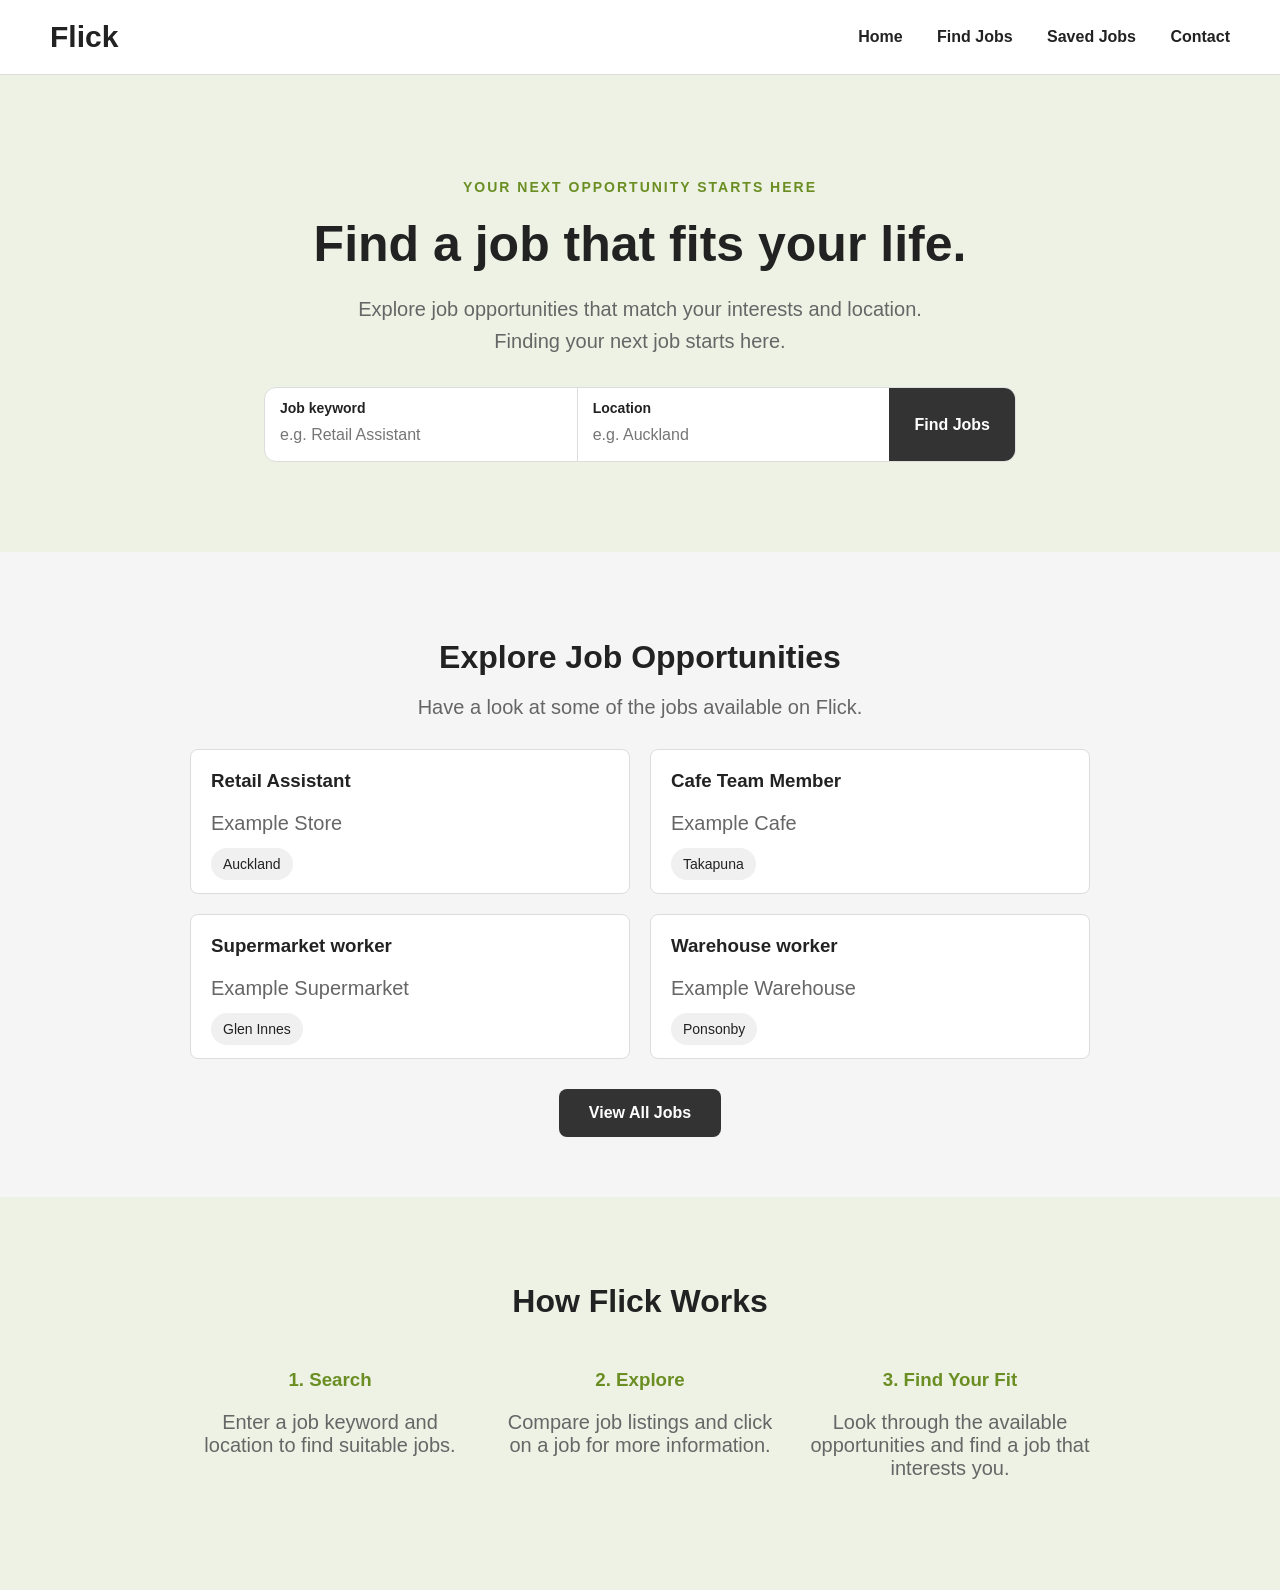
<file: index.html>
<!DOCTYPE html>
<html lang="en">

<head>
    <meta charset="UTF-8">
    <meta name="viewport" content="width=device-width, initial-scale=1.0">
    <title>Flick - Job Finder</title>

    <link rel="stylesheet" href="style.css">
</head>

<body>

    <!-- Navigation bar -->
    <nav>
        <h1>Flick</h1>

        <div>
            <a href="index.html">Home</a>
            <a href="jobs.html">Find Jobs</a>
            <a href="saved.html">Saved Jobs</a>
            <a href="contact.html">Contact</a>
        </div>
    </nav>

    <!-- Homepage -->
    <main class="home-page">

        <!-- Homepage introduction -->
        <section class="home-intro">

            <p class="intro-label">
                YOUR NEXT OPPORTUNITY STARTS HERE
            </p>

            <h2>Find a job that fits your life.</h2>

            <p class="intro-description">
                Explore job opportunities that match your interests
                and location. Finding your next job starts here.
            </p>

            <!-- Homepage search -->
            <form action="jobs.html" method="get" class="home-search">

                <div class="search-field">
                    <label for="home-keyword">Job keyword</label>

                    <input
                        type="text"
                        id="home-keyword"
                        name="keyword"
                        placeholder="e.g. Retail Assistant"
                    >
                </div>

                <div class="search-field">
                    <label for="home-location">Location</label>

                    <input
                        type="text"
                        id="home-location"
                        name="location"
                        placeholder="e.g. Auckland"
                    >
                </div>

                <button type="submit" class="search-button">
                    Find Jobs
                </button>

            </form>

        </section>

<!-- Job previews -->
<section class="home-jobs">

    <h2>Explore Job Opportunities</h2>
    <p>Have a look at some of the jobs available on Flick.</p>

    <div class="home-job-list">

        <div class="home-job-card">
            <h3>Retail Assistant</h3>
            <p>Example Store</p>
            <span class="job-detail">Auckland</span>
        </div>

        <div class="home-job-card">
            <h3>Cafe Team Member</h3>
            <p>Example Cafe</p>
            <span class="job-detail">Takapuna</span>
        </div>

        <div class="home-job-card">
            <h3>Supermarket worker</h3>
            <p>Example Supermarket</p>
            <span class="job-detail">Glen Innes</span>
        </div>

        <div class="home-job-card">
            <h3>Warehouse worker</h3>
            <p>Example Warehouse</p>
            <span class="job-detail">Ponsonby</span>
        </div>

    </div>

    <a href="jobs.html" class="home-button">
        View All Jobs
    </a>

</section>

<!-- How Flick works -->
<section class="home-how">

    <h2>How Flick Works</h2>

    <div class="how-steps">

        <div>
            <h3>1. Search</h3>
            <p>Enter a job keyword and location to find suitable jobs.</p>
        </div>

        <div>
            <h3>2. Explore</h3>
            <p>Compare job listings and click on a job for more information.</p>
        </div>

        <div>
            <h3>3. Find Your Fit</h3>
            <p>Look through the available opportunities and find a job that interests you.</p>
        </div>

    </div>

</section>
    </main>

</body>
</html>
</file>
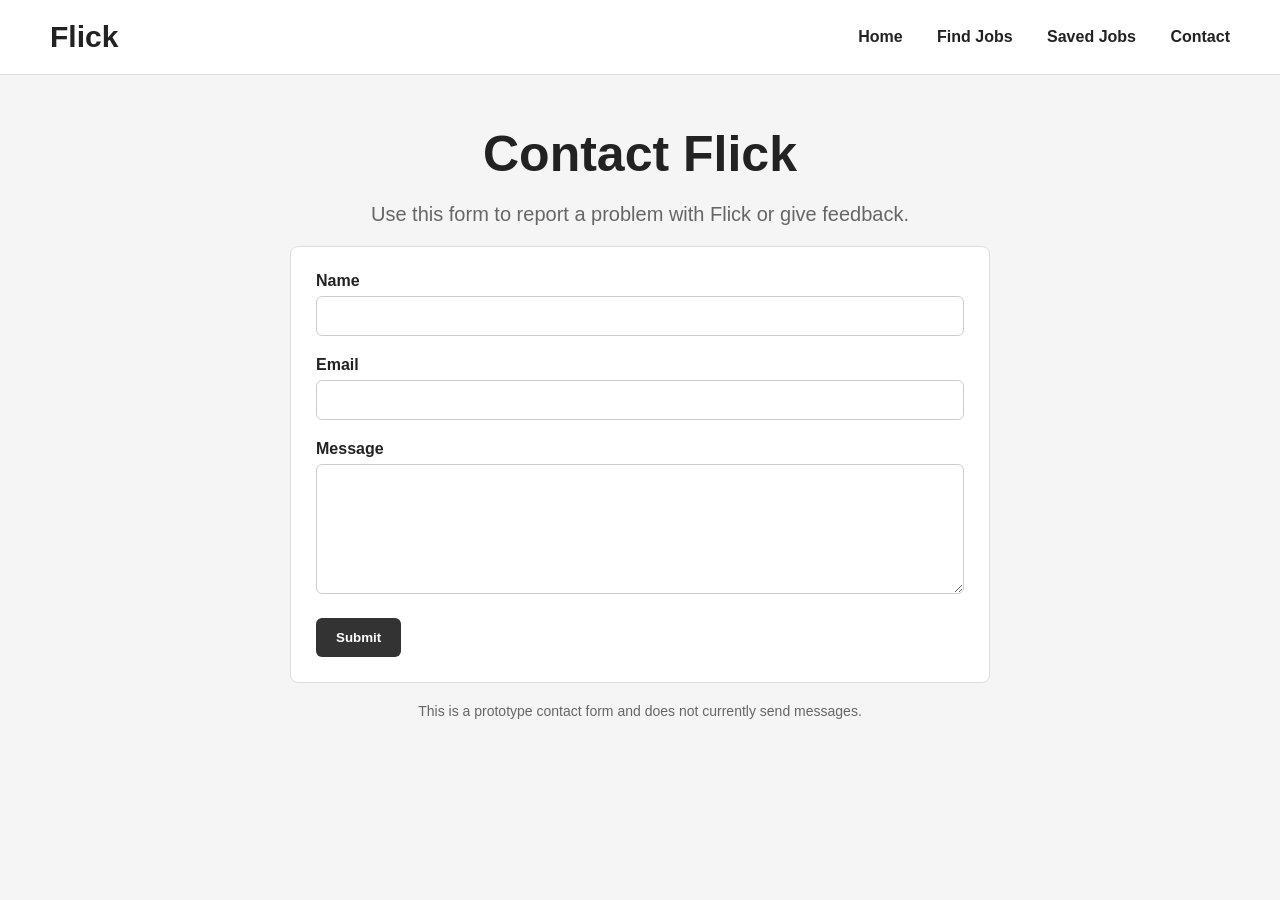
<file: contact.html>
<!DOCTYPE html>
<html lang="en">

<head>
    <meta charset="UTF-8">
    <meta name="viewport" content="width=device-width, initial-scale=1.0">

    <title>Contact | Flick</title>

    <link rel="stylesheet" href="style.css">
</head>

<body>

    <!-- Navigation bar -->
    <nav>
        <h1>Flick</h1>

        <div>
            <a href="index.html">Home</a>
            <a href="jobs.html">Find Jobs</a>
            <a href="saved.html">Saved Jobs</a>
            <a href="contact.html">Contact</a>
        </div>
    </nav>


    <!-- Contact page -->
    <main class="contact-page">

        <h2>Contact Flick</h2>

        <p>
            Use this form to report a problem with Flick or give feedback.
        </p>


        <!-- Contact form -->
        <form action="#" class="contact-form">

            <div class="contact-field">

                <label for="contact-name">
                    Name
                </label>

                <input
                    type="text"
                    id="contact-name"
                    required
                >

            </div>


            <div class="contact-field">

                <label for="contact-email">
                    Email
                </label>

                <input
                    type="email"
                    id="contact-email"
                    required
                >

            </div>


            <div class="contact-field">

                <label for="contact-message">
                    Message
                </label>

                <textarea
                    id="contact-message"
                    rows="6"
                    required
                ></textarea>

            </div>


            <button
                type="submit"
                class="contact-button"
            >
                Submit
            </button>

        </form>


        <p class="contact-note">
            This is a prototype contact form and does not currently send messages.
        </p>

    </main>

</body>

</html>
</file>
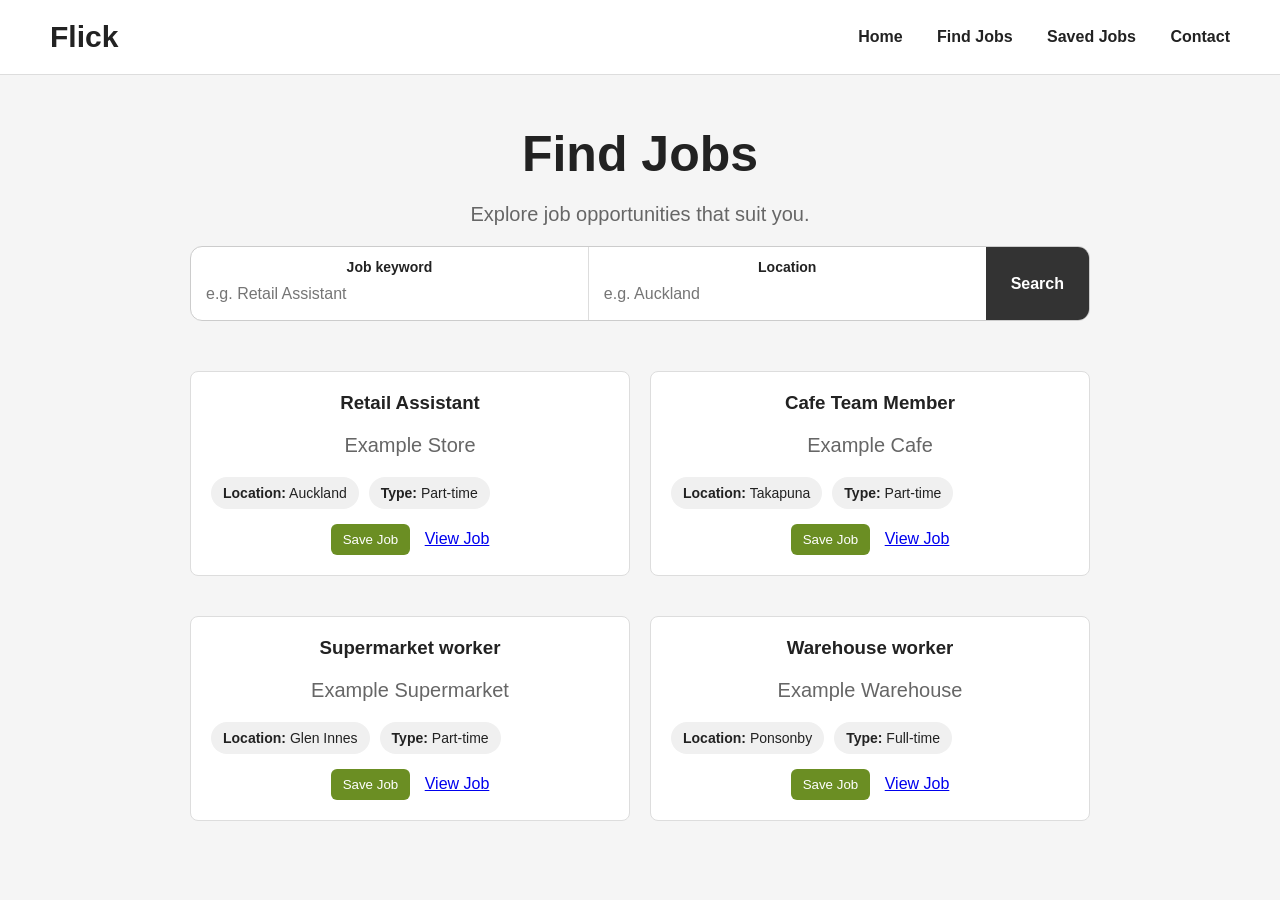
<file: jobs.html>
<!DOCTYPE html>
<html lang="en">

<head>
    <meta charset="UTF-8">
    <meta name="viewport" content="width=device-width, initial-scale=1.0">
    <title>Find Jobs | Flick</title>
    <link rel="stylesheet" href="style.css">
    
</head>

<body>

    <nav>
        <h1>Flick</h1>

        <div>
            <a href="index.html">Home</a>
            <a href="jobs.html">Find Jobs</a>
            <a href="saved.html">Saved Jobs</a>
            <a href="contact.html">Contact</a>
        </div>
        
    </nav>
        
    <main class="jobs-page">
    <h2>Find Jobs</h2>

    <p>Explore job opportunities that suit you.</p>

        
    <section class="job-search">

    <div class="search-bar">

        <div class="search-field">
            <label for="keyword-search">Job keyword</label>
            <input
                type="text"
                id="keyword-search"
                placeholder="e.g. Retail Assistant"
            >
        </div>

        <div class="search-field">
            <label for="location-search">Location</label>
            <input
                type="text"
                id="location-search"
                placeholder="e.g. Auckland"
            >
        </div>

        <button class="search-button" type="button">
            Search
        </button>

    </div>

</section>
    <div class="job-listings">

   <article
    class="job-card"
    data-title="Retail Assistant"
    data-company="Example Store"
    data-location="Auckland"
    data-type="Part-time"
    data-description="Help customers, organise stock, and keep the store tidy.">

    <h3>Retail Assistant</h3>

    <p>Example Store</p>

    <div class="job-details">
        <span class="job-detail">
            <strong>Location:</strong> Auckland
        </span>

        <span class="job-detail">
            <strong>Type:</strong> Part-time
        </span>
    </div>

    <button type="button" class="save-job-button">
    Save Job
    </button>

    <a href="#">View Job</a>
</article>

    <article
    class="job-card"
    data-title="Cafe Team Member"
    data-company="Example Cafe"
    data-location="Takapuna"
    data-type="Part-time"
    data-description="Serve customers, prepare food and drinks, and help keep the cafe clean.">

    <h3>Cafe Team Member</h3>

    <p>Example Cafe</p>

    <div class="job-details">
        <span class="job-detail">
            <strong>Location:</strong> Takapuna
        </span>

        <span class="job-detail">
            <strong>Type:</strong> Part-time
        </span>
    </div>

    <button type="button" class="save-job-button">
    Save Job
    </button>

        <a href="#">View Job</a>
    </article>

    <article
    class="job-card"
    data-title="Supermarket worker"
    data-company="Example Supermarket"
    data-location="Glen Innes"
    data-type="Part-time"
    data-description="Help customers, restock shelves, and keep the supermarket organised.">

    <h3>Supermarket worker</h3>

    <p>Example Supermarket</p>

    <div class="job-details">
        <span class="job-detail">
            <strong>Location:</strong> Glen Innes
        </span>

        <span class="job-detail">
            <strong>Type:</strong> Part-time
        </span>
    </div>

    <button type="button" class="save-job-button">
    Save Job
    </button>

    <a href="#">View Job</a>
    </article>

    <article
    class="job-card"
    data-title="Warehouse worker"
    data-company="Example Warehouse"
    data-location="Ponsonby"
    data-type="Full-time"
    data-description="Help organise stock, prepare orders, and keep the warehouse tidy.">
    
    <h3>Warehouse worker</h3>

    <p>Example Warehouse</p>

    <div class="job-details">
        <span class="job-detail">
            <strong>Location:</strong> Ponsonby
        </span>

        <span class="job-detail">
            <strong>Type:</strong> Full-time
        </span>
    </div>

    <button type="button" class="save-job-button">
    Save Job
    </button>
    
    <a href="#">View Job</a>
    </article>
    </div>


        
</main>

<dialog id="job-dialog" class="job-dialog" aria-labelledby="dialog-title">

    <button
        type="button"
        class="close-dialog"
        aria-label="Close job details"
    >
        ×
    </button>

    <h2 id="dialog-title"></h2>

    <p id="dialog-company"></p>

    <div class="job-details">
        <span class="job-detail">
            <strong>Location:</strong>
            <span id="dialog-location"></span>
        </span>

        <span class="job-detail">
            <strong>Type:</strong>
            <span id="dialog-type"></span>
        </span>
    </div>

    <h3>About the job</h3>

    <p id="dialog-description"></p>

</dialog>

<script src="script.js"></script>

</body>

</html>
</file>
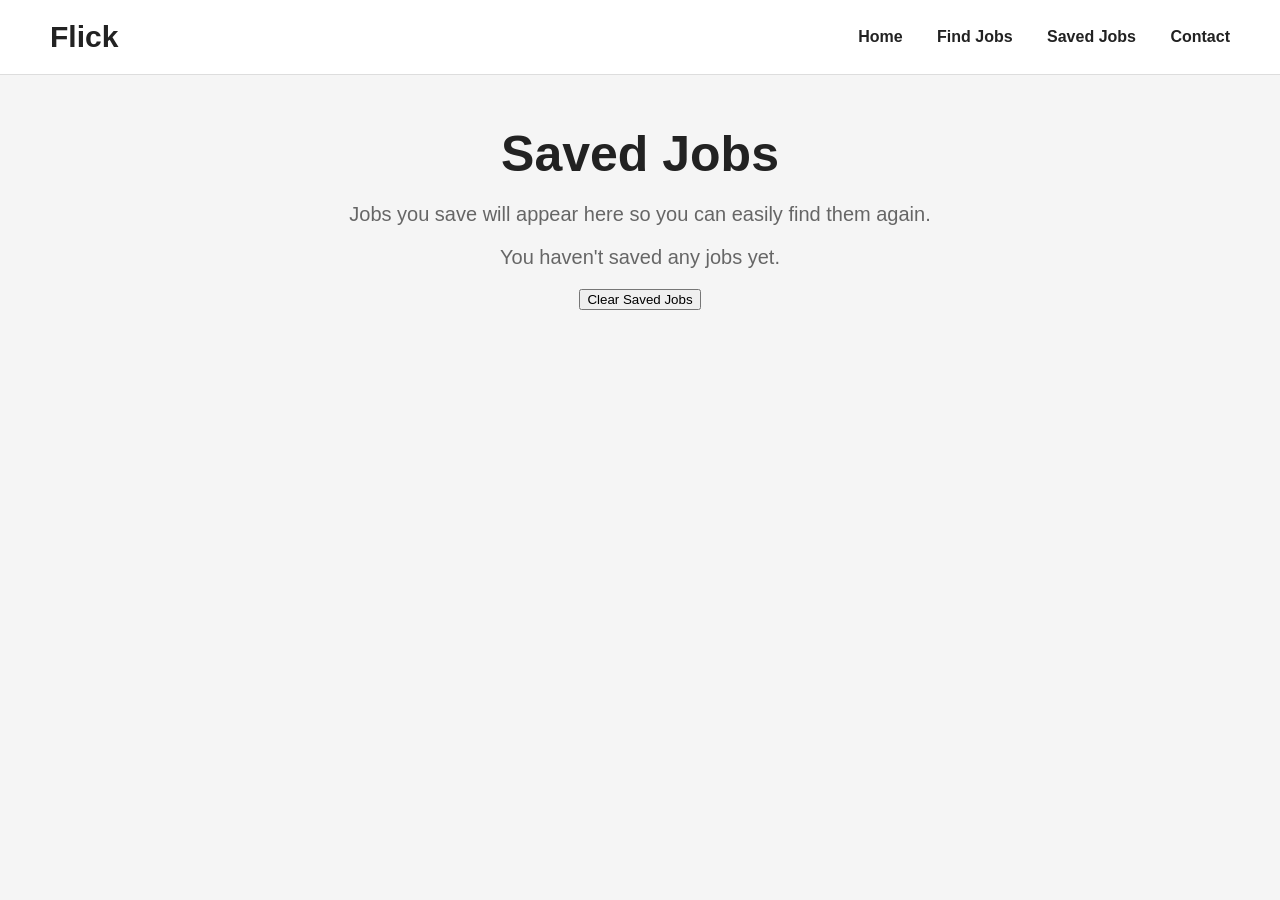
<file: saved.html>
<!DOCTYPE html>
<html lang="en">

<head>
    <meta charset="UTF-8">
    <meta name="viewport" content="width=device-width, initial-scale=1.0">
    <title>Saved Jobs - Flick</title>

    <link rel="stylesheet" href="style.css">
</head>

<body>

    <nav>
        <h1>Flick</h1>

        <div>
            <a href="index.html">Home</a>
            <a href="jobs.html">Find Jobs</a>
            <a href="saved.html">Saved Jobs</a>
            <a href="contact.html">Contact</a>
        </div>
    </nav>

    <main class="jobs-page">

       <h2>Saved Jobs</h2>

    <p>
    Jobs you save will appear here so you can easily find them again.
    </p>

    <p id="no-saved-jobs">
    You haven't saved any jobs yet.
    </p>

    <div id="saved-jobs-list" class="job-listings">
    </div>

    <button type="button" id="clear-saved-jobs">
    Clear Saved Jobs
    </button>

    </main>


    <script src="saved.js"></script>


</body>

</html>
</file>
<file: style.css>
/* General page styling */

body {
    margin: 0;
    font-family: Arial, sans-serif;
    background-color: #f5f5f5;
    color: #222222;
}


/* Nav bar */

nav {
    background-color: #ffffff;
    padding: 20px 50px;

    display: flex;
    justify-content: space-between;
    align-items: center;

    border-bottom: 1px solid #dddddd;
}


/* Flick logo */

nav h1 {
    margin: 0;
    font-size: 30px;
}


/* Nav links */

nav a {
    text-decoration: none;
    color: #222222;
    margin-left: 30px;
    font-weight: bold;
}

/* Hover function */

nav a:hover {
    color: #6b8e23;
}


/* Homepage */

main {
    text-align: center;
    padding: 100px 20px;
}

main h2 {
    font-size: 50px;
    margin-bottom: 20px;
}

main p {
    font-size: 20px;
    color: #666666;
}

/* Find Jobs page */

.jobs-page {
    max-width: 900px;
    margin: 50px auto;
    padding: 0 20px;
}

.job-card {
    background-color: #ffffff;
    padding: 20px;
    margin-top: 20px;
    border: 1px solid #dddddd;
    border-radius: 8px;
}

.job-card h3 {
    margin-top: 0;
    margin-bottom: 8px;
}

.job-details {
    display: flex;
    flex-wrap: wrap;
    gap: 10px;
    margin: 15px 0;
}

.job-detail {
    background-color: #f0f0f0;
    padding: 8px 12px;
    border-radius: 20px;
    font-size: 14px;
}

.job-listings {
    display: grid;
    grid-template-columns: repeat(2, 1fr);
    gap: 20px;
}

.save-job-button {
    border: none;
    background-color: #6b8e23;
    color: white;
    padding: 8px 12px;
    border-radius: 6px;
    cursor: pointer;
    margin-right: 10px;
}

.save-job-button:hover {
    background-color: #58751d;
}


/* Job search */

.job-search {
    margin-bottom: 30px;
}

.search-bar {
    display: flex;
    align-items: stretch;
    border: 1px solid #cccccc;
    border-radius: 12px;
    overflow: hidden;
    background-color: white;
}

.search-field {
    flex: 1;
    padding: 12px 15px;
}

.search-field + .search-field {
    border-left: 1px solid #dddddd;
}

.search-field label {
    display: block;
    margin-bottom: 5px;
    font-weight: bold;
    font-size: 14px;
}

.search-field input {
    width: 100%;
    border: none;
    outline: none;
    padding: 5px 0;
    font-size: 16px;
    box-sizing: border-box;
}

.search-button {
    border: none;
    padding: 0 25px;
    background-color: #333333;
    color: white;
    font-size: 16px;
    font-weight: bold;
    cursor: pointer;
}

.search-button:hover {
    background-color: #555555;
}
/* end of find jobs page */

/* Job dialog */

.job-card {
    cursor: pointer;
}

#job-dialog {
    width: min(500px, 90%);
    border: none;
    border-radius: 16px;
    padding: 30px;
    position: relative;
    box-shadow: 0 10px 30px rgba(0, 0, 0, 0.25);
}

#job-dialog::backdrop {
    background-color: rgba(0, 0, 0, 0.5);
}

#job-dialog h2 {
    margin-top: 0;
}

.close-dialog {
    position: absolute;
    top: 15px;
    right: 15px;
    border: none;
    background: none;
    font-size: 24px;
    cursor: pointer;
}

/* Homepage introduction */

.home-page {
    padding: 0;
    max-width: none;
}

.home-intro {
    background-color: #edf2e5;
    padding: 90px 20px;
    text-align: center;
}

.intro-label {
    font-size: 14px;
    font-weight: bold;
    letter-spacing: 2px;
    color: #6b8e23;
}

.home-intro h2 {
    font-size: 50px;
    margin: 20px 0;
}

.intro-description {
    max-width: 600px;
    margin: 0 auto 30px;
    line-height: 1.6;
}

.home-search {
    display: flex;
    align-items: stretch;
    max-width: 750px;
    margin: 0 auto;
    background-color: white;
    border: 1px solid #dddddd;
    border-radius: 12px;
    overflow: hidden;
    text-align: left;
}


/* Homepage job previews */

.home-jobs {
    padding: 60px 20px;
    text-align: center;
}

.home-jobs h2,
.home-how h2 {
    font-size: 32px;
}

.home-job-list {
    display: grid;
    grid-template-columns: repeat(2, 1fr);
    gap: 20px;
    max-width: 900px;
    margin: 30px auto;
}

.home-job-card {
    background-color: white;
    border: 1px solid #dddddd;
    border-radius: 8px;
    padding: 20px;
    text-align: left;
}

.home-job-card h3 {
    margin-top: 0;
}

/* Homepage buttons */

.home-button {
    display: inline-block;
    padding: 15px 30px;
    background-color: #333333;
    color: white;
    text-decoration: none;
    border-radius: 8px;
    font-weight: bold;
}

.home-button:hover {
    background-color: #555555;
}

/* How Flick works */

.home-how {
    background-color: #edf2e5;
    padding: 60px 20px;
    text-align: center;
}

.how-steps {
    display: grid;
    grid-template-columns: repeat(3, 1fr);
    gap: 30px;
    max-width: 900px;
    margin: 30px auto;
}

.how-steps h3 {
    color: #6b8e23;
}



/* Contact page */

.contact-page {
    max-width: 700px;
    margin: 50px auto;
    padding: 0 20px;
    text-align: left;
}

.contact-page h2,
.contact-page > p {
    text-align: center;
}

.contact-form {
    background-color: white;
    border: 1px solid #dddddd;
    border-radius: 8px;
    padding: 25px;
}

.contact-field {
    margin-bottom: 20px;
}

.contact-field label {
    display: block;
    font-weight: bold;
    margin-bottom: 6px;
}

.contact-field input,
.contact-field textarea {
    width: 100%;
    padding: 10px;
    border: 1px solid #cccccc;
    border-radius: 6px;
    box-sizing: border-box;
    font-family: Arial, sans-serif;
    font-size: 16px;
}

.contact-button {
    border: none;
    background-color: #333333;
    color: white;
    padding: 12px 20px;
    border-radius: 6px;
    cursor: pointer;
    font-weight: bold;
}

.contact-button:hover {
    background-color: #555555;
}

.contact-note {
    margin-top: 20px;
    font-size: 14px;
    color: #666666;
}
</file>
